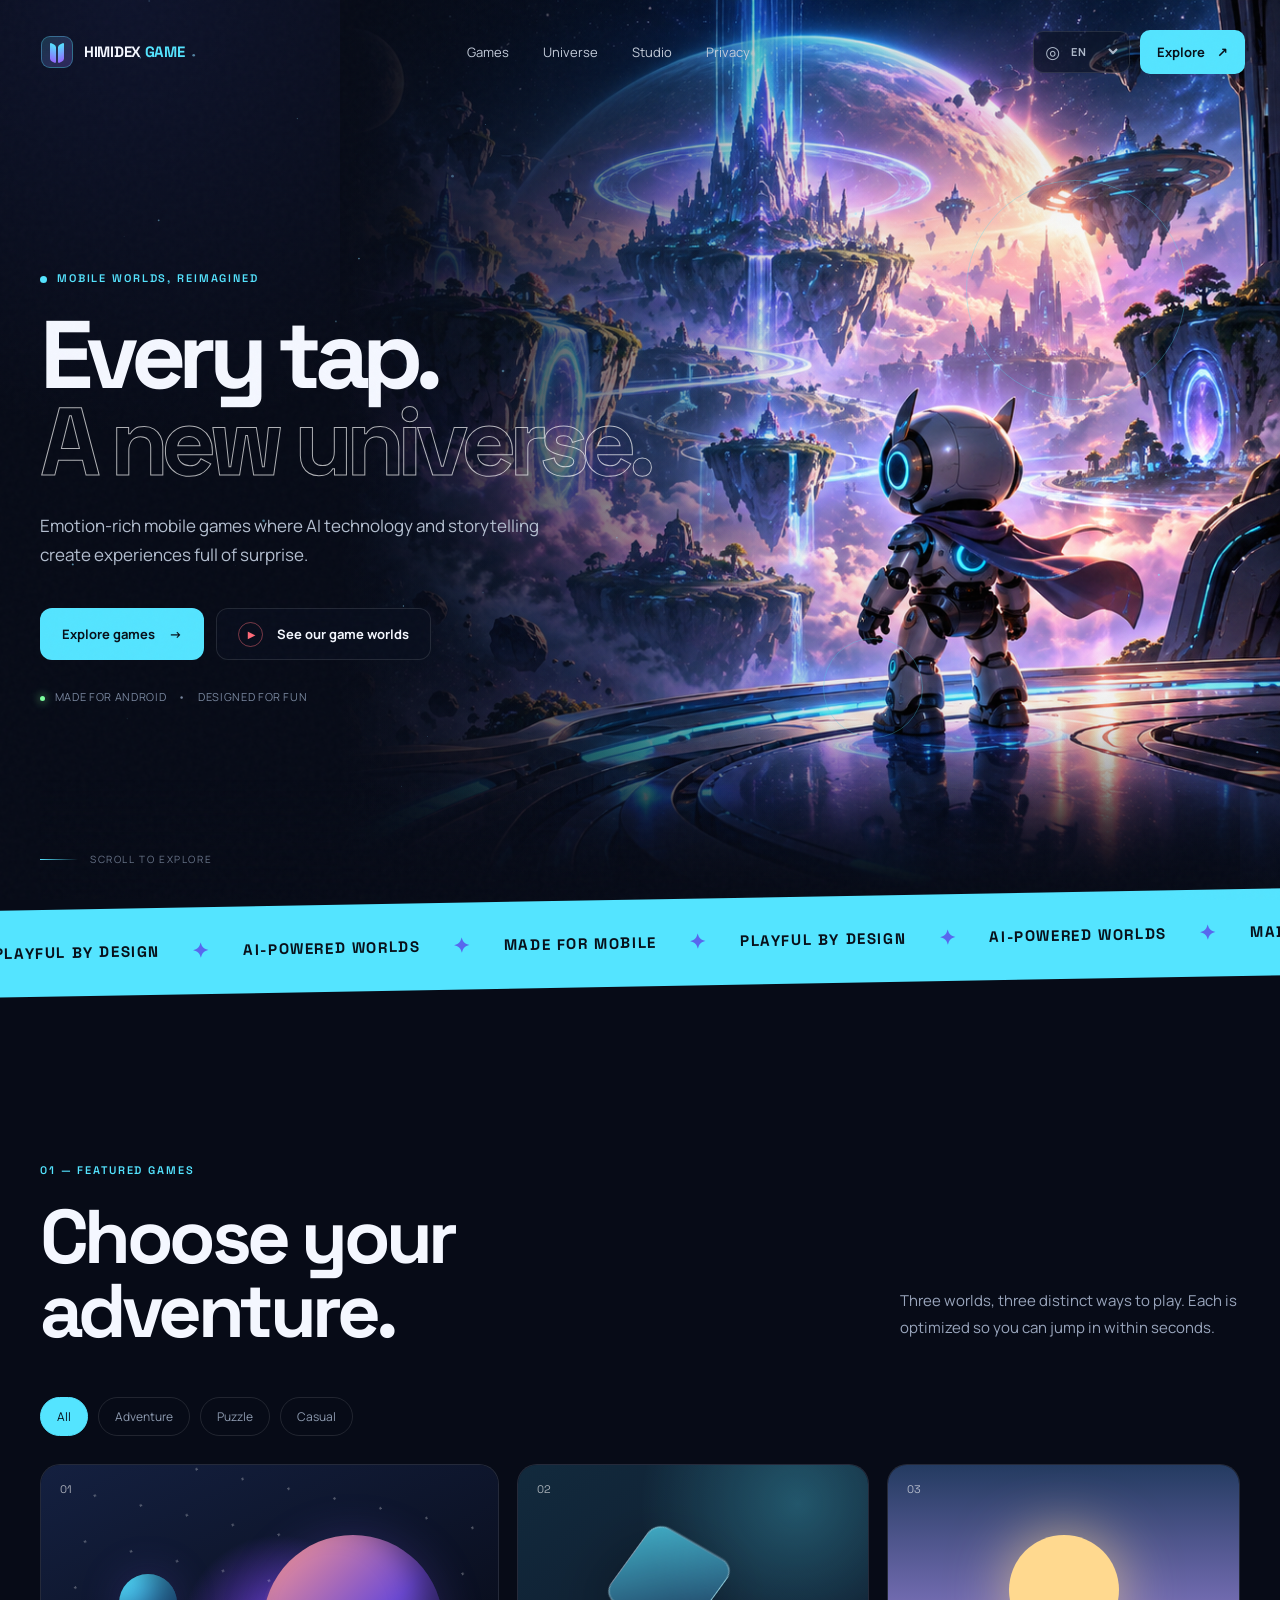
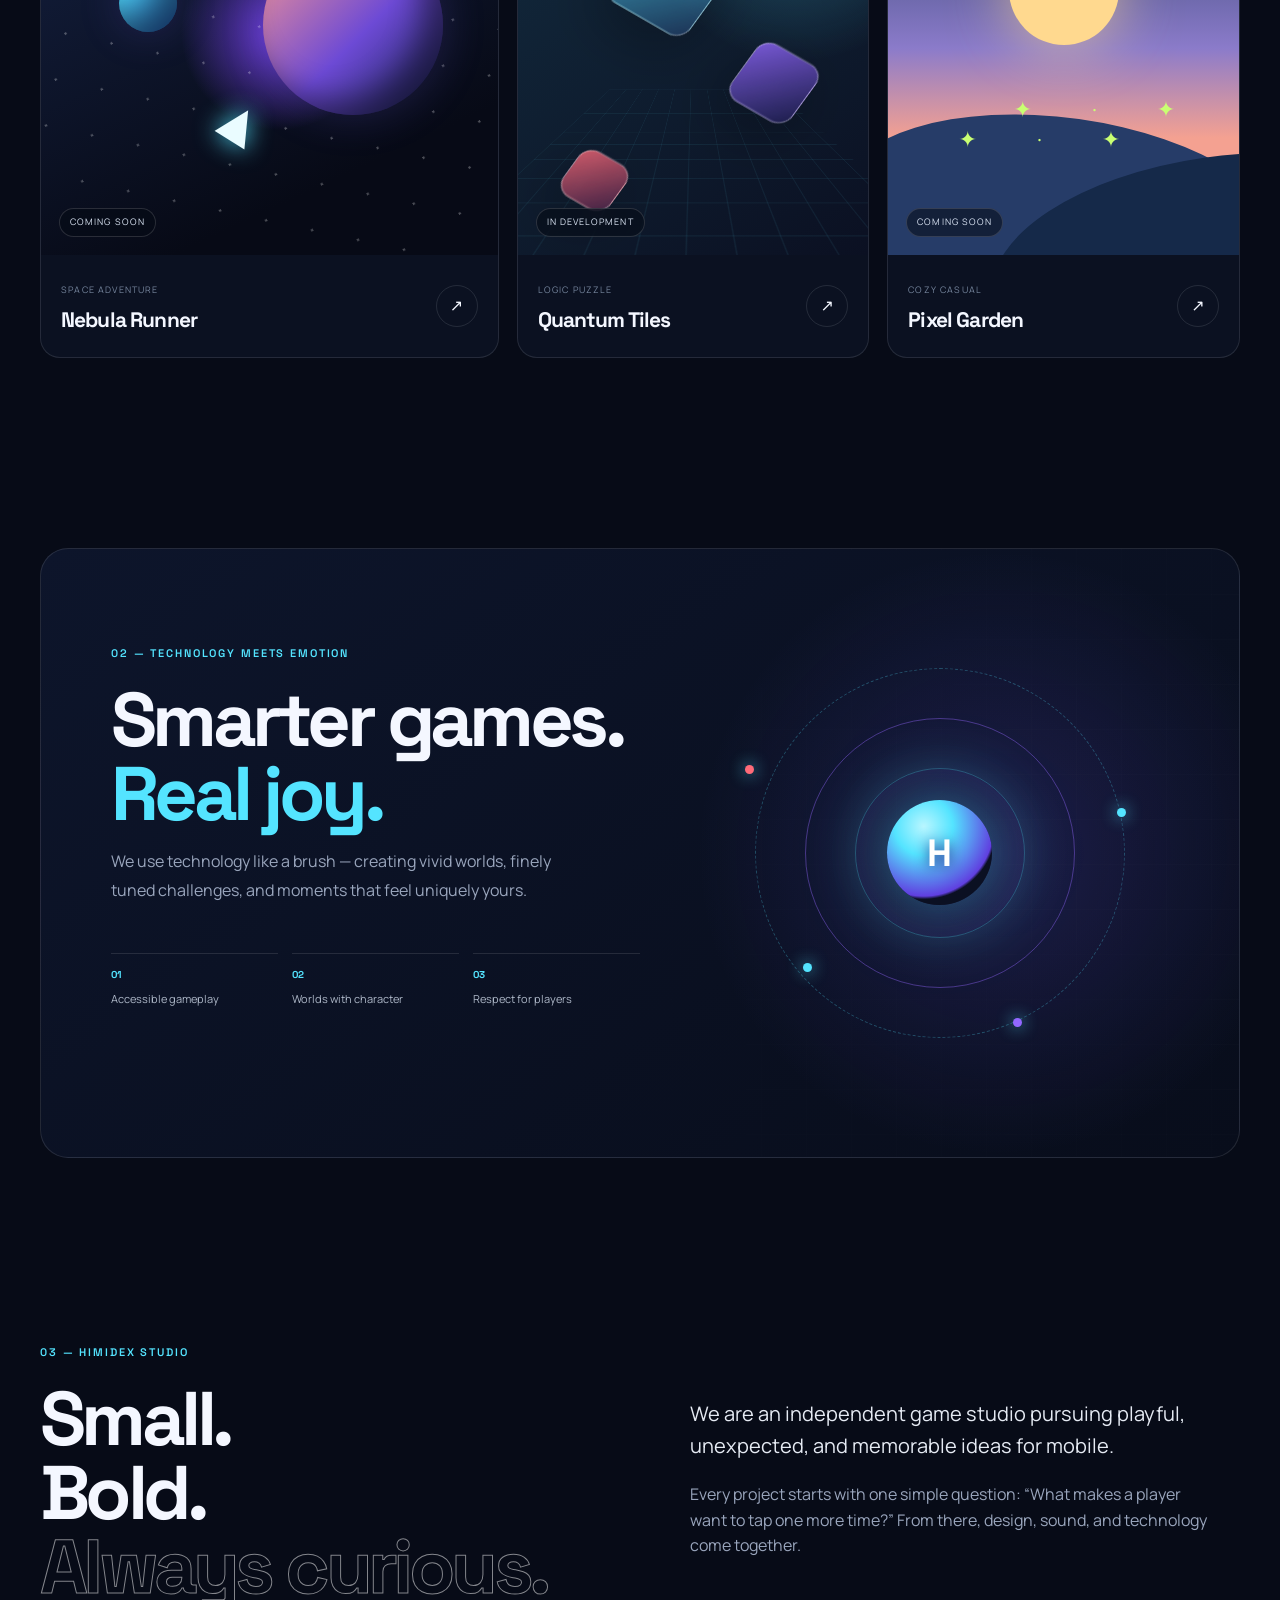
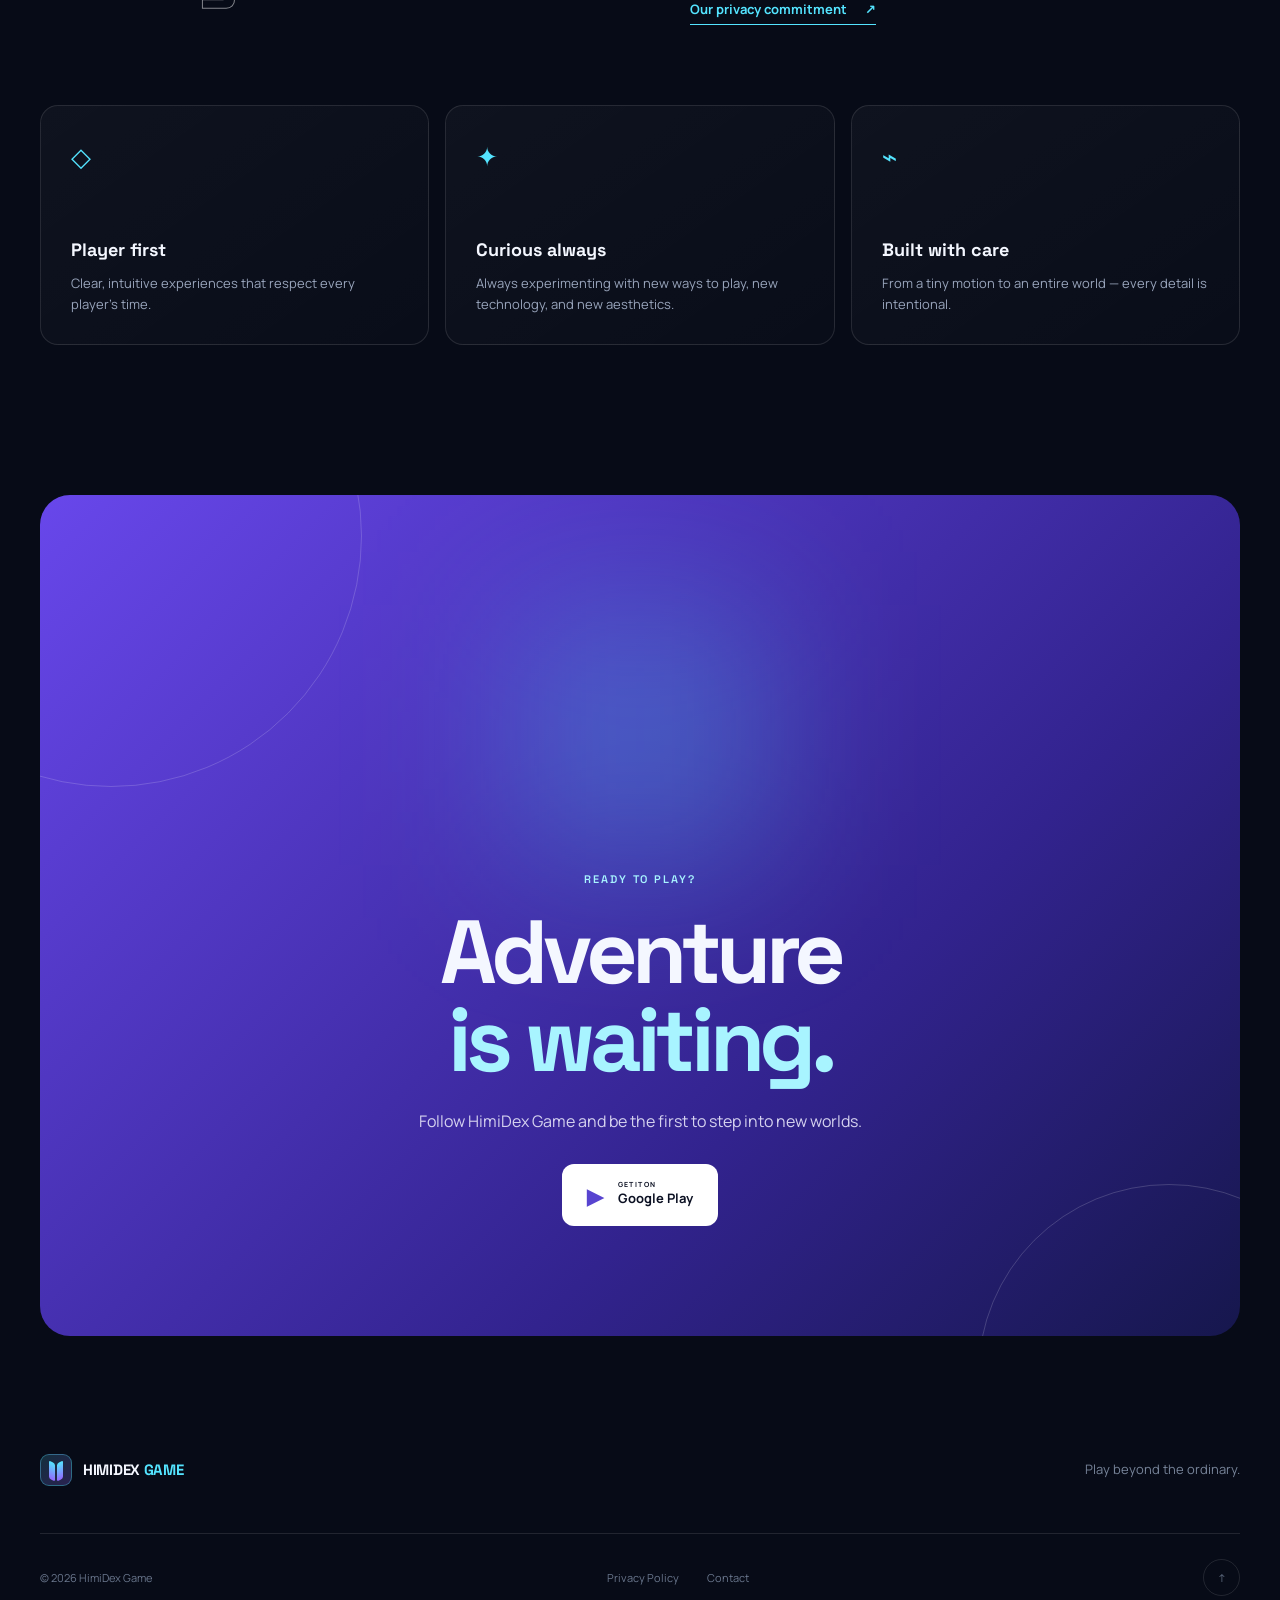
<file: index.html>
<!doctype html>
<html lang="en">
<head>
  <meta charset="utf-8">
  <meta name="viewport" content="width=device-width, initial-scale=1">
  <meta name="description" content="HimiDex Game — thế giới game di động được tạo nên từ công nghệ, trí tưởng tượng và niềm vui.">
  <meta name="theme-color" content="#070b17">
  <title>HimiDex Game — Chơi khác biệt</title>
  <link rel="icon" href="assets/favicon.svg" type="image/svg+xml">
  <link rel="preload" href="assets/hero-game.png" as="image" type="image/png">
  <link rel="stylesheet" href="assets/styles.css">
</head>
<body>
  <div class="noise" aria-hidden="true"></div>
  <canvas id="particles" aria-hidden="true"></canvas>

  <header class="site-header" id="top">
    <a class="brand" href="#top" aria-label="HimiDex Game - Trang chủ">
      <span class="brand-mark" aria-hidden="true"><i></i><i></i></span>
      <span>HIMIDEX <b>GAME</b></span>
    </a>
    <button class="menu-toggle" type="button" aria-label="Mở menu" aria-expanded="false">
      <span></span><span></span>
    </button>
    <nav class="nav" aria-label="Điều hướng chính">
      <a href="#games">Trò chơi</a>
      <a href="#world">Vũ trụ</a>
      <a href="#studio">Studio</a>
      <a href="privacy.html">Quyền riêng tư</a>
    </nav>
    <div class="header-actions">
      <label class="language-switcher">
        <span class="language-icon" aria-hidden="true">◎</span>
        <span class="sr-only">Ngôn ngữ</span>
        <select class="language-select" aria-label="Ngôn ngữ">
          <option value="en">EN</option>
          <option value="vi">VI</option>
          <option value="ja">JA</option>
        </select>
      </label>
      <a class="header-cta" href="#games">Khám phá <span>↗</span></a>
    </div>
  </header>

  <main>
    <section class="hero section-shell" aria-labelledby="hero-title">
      <div class="hero-art" aria-hidden="true">
        <div class="hero-orb orb-one"></div>
        <div class="hero-orb orb-two"></div>
      </div>
      <div class="hero-copy reveal">
        <div class="eyebrow"><span class="pulse"></span> Mobile worlds, reimagined</div>
        <h1 id="hero-title">Mỗi cú chạm.<br><span>Một vũ trụ mới.</span></h1>
        <p>Những trò chơi di động giàu cảm xúc, nơi công nghệ AI và nghệ thuật kể chuyện cùng tạo nên trải nghiệm không thể đoán trước.</p>
        <div class="hero-actions">
          <a class="btn btn-primary" href="#games">Khám phá trò chơi <span>→</span></a>
          <button class="btn btn-ghost" id="watch-demo" type="button"><span class="play">▶</span> Xem thế giới game</button>
        </div>
        <div class="hero-meta" aria-label="Thông tin nền tảng">
          <span><i class="status-dot"></i> Dành cho Android</span>
          <span>•</span>
          <span>Thiết kế để giải trí</span>
        </div>
      </div>

      <div class="scroll-hint" aria-hidden="true"><span></span> Cuộn để khám phá</div>
    </section>

    <section class="marquee" aria-label="Giá trị của HimiDex">
      <div class="marquee-track">
        <span>PLAYFUL BY DESIGN</span><b>✦</b><span>AI-POWERED WORLDS</span><b>✦</b><span>MADE FOR MOBILE</span><b>✦</b>
        <span>PLAYFUL BY DESIGN</span><b>✦</b><span>AI-POWERED WORLDS</span><b>✦</b><span>MADE FOR MOBILE</span><b>✦</b>
      </div>
    </section>

    <section class="games section-shell" id="games" aria-labelledby="games-title">
      <div class="section-heading reveal">
        <div>
          <span class="kicker">01 — Trò chơi nổi bật</span>
          <h2 id="games-title">Chọn cuộc<br>phiêu lưu của bạn.</h2>
        </div>
        <p>Ba thế giới, ba nhịp chơi khác biệt. Tất cả được tối ưu để bạn có thể bắt đầu trong vài giây.</p>
      </div>

      <div class="filters reveal" role="group" aria-label="Lọc trò chơi">
        <button class="filter active" data-filter="all" type="button">Tất cả</button>
        <button class="filter" data-filter="adventure" type="button">Phiêu lưu</button>
        <button class="filter" data-filter="puzzle" type="button">Giải đố</button>
        <button class="filter" data-filter="casual" type="button">Thư giãn</button>
      </div>

      <div class="game-grid">
        <article class="game-card game-card-main reveal" data-category="adventure" tabindex="0">
          <div class="game-visual visual-nebula">
            <span class="game-number">01</span>
            <div class="planet planet-a"></div><div class="planet planet-b"></div>
            <div class="ship">▲</div>
            <div class="coming">Sắp ra mắt</div>
          </div>
          <div class="game-info">
            <div><span>SPACE ADVENTURE</span><h3>Nebula Runner</h3></div>
            <button class="round-arrow" type="button" aria-label="Xem Nebula Runner">↗</button>
          </div>
        </article>

        <article class="game-card reveal" data-category="puzzle" tabindex="0">
          <div class="game-visual visual-puzzle">
            <span class="game-number">02</span>
            <div class="cube c1"></div><div class="cube c2"></div><div class="cube c3"></div>
            <div class="coming">Đang phát triển</div>
          </div>
          <div class="game-info">
            <div><span>LOGIC PUZZLE</span><h3>Quantum Tiles</h3></div>
            <button class="round-arrow" type="button" aria-label="Xem Quantum Tiles">↗</button>
          </div>
        </article>

        <article class="game-card reveal" data-category="casual" tabindex="0">
          <div class="game-visual visual-garden">
            <span class="game-number">03</span>
            <div class="sun"></div><div class="hill h1"></div><div class="hill h2"></div>
            <div class="coming">Sắp ra mắt</div>
          </div>
          <div class="game-info">
            <div><span>COZY CASUAL</span><h3>Pixel Garden</h3></div>
            <button class="round-arrow" type="button" aria-label="Xem Pixel Garden">↗</button>
          </div>
        </article>
      </div>
    </section>

    <section class="world section-shell" id="world" aria-labelledby="world-title">
      <div class="world-panel reveal">
        <div class="world-copy">
          <span class="kicker">02 — Công nghệ gặp cảm xúc</span>
          <h2 id="world-title">Game thông minh.<br><em>Niềm vui thật.</em></h2>
          <p>Chúng tôi dùng công nghệ như một cây cọ — để tạo nên thế giới sống động, thử thách vừa vặn và những khoảnh khắc chỉ thuộc về bạn.</p>
          <div class="world-points">
            <div><strong>01</strong><span>Gameplay dễ tiếp cận</span></div>
            <div><strong>02</strong><span>Thế giới giàu cá tính</span></div>
            <div><strong>03</strong><span>Tôn trọng người chơi</span></div>
          </div>
        </div>
        <div class="ai-core" aria-hidden="true">
          <div class="core-ring ring-a"></div><div class="core-ring ring-b"></div><div class="core-ring ring-c"></div>
          <div class="core-center"><span>H</span></div>
          <span class="node n1"></span><span class="node n2"></span><span class="node n3"></span><span class="node n4"></span>
        </div>
      </div>
    </section>

    <section class="studio section-shell" id="studio" aria-labelledby="studio-title">
      <div class="studio-grid">
        <div class="studio-heading reveal">
          <span class="kicker">03 — HimiDex Studio</span>
          <h2 id="studio-title">Nhỏ gọn.<br>Táo bạo.<br><span>Luôn tò mò.</span></h2>
        </div>
        <div class="studio-copy reveal">
          <p class="lead">Chúng tôi là một studio game độc lập, theo đuổi những ý tưởng vui, lạ và đáng nhớ trên thiết bị di động.</p>
          <p>Mỗi sản phẩm bắt đầu từ một câu hỏi đơn giản: “Điều gì khiến người chơi muốn chạm thêm một lần nữa?” Từ đó, thiết kế, âm thanh và công nghệ cùng hội tụ.</p>
          <a class="text-link" href="privacy.html">Cam kết quyền riêng tư <span>↗</span></a>
        </div>
      </div>
      <div class="values-grid">
        <div class="value-card reveal"><span class="value-icon">◇</span><h3>Player first</h3><p>Trải nghiệm rõ ràng, dễ hiểu và tôn trọng thời gian của người chơi.</p></div>
        <div class="value-card reveal"><span class="value-icon">✦</span><h3>Curious always</h3><p>Không ngừng thử nghiệm cách chơi, công nghệ và thẩm mỹ mới.</p></div>
        <div class="value-card reveal"><span class="value-icon">⌁</span><h3>Built with care</h3><p>Từ một chuyển động nhỏ đến cả thế giới — mọi chi tiết đều có chủ đích.</p></div>
      </div>
    </section>

    <section class="cta-section section-shell reveal">
      <div class="cta-glow"></div>
      <span class="kicker">Sẵn sàng chơi?</span>
      <h2>Cuộc phiêu lưu<br><span>đang chờ bạn.</span></h2>
      <p>Theo dõi HimiDex Game để là người đầu tiên bước vào những thế giới mới.</p>
      <a class="btn btn-light" href="https://play.google.com/store/apps" target="_blank" rel="noopener noreferrer">
        <span class="play-store-mark">▶</span><span><small>TẢI TRÊN</small>Google Play</span>
      </a>
    </section>
  </main>

  <footer class="site-footer section-shell">
    <div class="footer-top">
      <a class="brand" href="#top"><span class="brand-mark" aria-hidden="true"><i></i><i></i></span><span>HIMIDEX <b>GAME</b></span></a>
      <p>Play beyond the ordinary.</p>
    </div>
    <div class="footer-bottom">
      <span>© <span id="year"></span> HimiDex Game</span>
      <div><a href="privacy.html">Privacy Policy</a><a href="mailto:hien0888307362@gmail.com">Liên hệ</a></div>
      <button class="to-top" type="button" aria-label="Lên đầu trang">↑</button>
    </div>
  </footer>

  <div class="modal" id="demo-modal" role="dialog" aria-modal="true" aria-labelledby="modal-title" hidden>
    <div class="modal-backdrop" data-close></div>
    <div class="modal-card">
      <button class="modal-close" type="button" data-close aria-label="Đóng">×</button>
      <div class="modal-visual"><span>H</span><i></i><i></i><i></i></div>
      <span class="kicker">HimiDex Universe</span>
      <h2 id="modal-title">Thế giới đang được kiến tạo.</h2>
      <p>Những chuyến phiêu lưu đầu tiên sẽ sớm xuất hiện trên Google Play. Hẹn gặp bạn ở cánh cổng tiếp theo.</p>
      <button class="btn btn-primary" type="button" data-close>Đã hiểu</button>
    </div>
  </div>
  <script src="assets/i18n.js" defer></script>
  <script src="assets/app.js" defer></script>
</body>
</html>
</file>
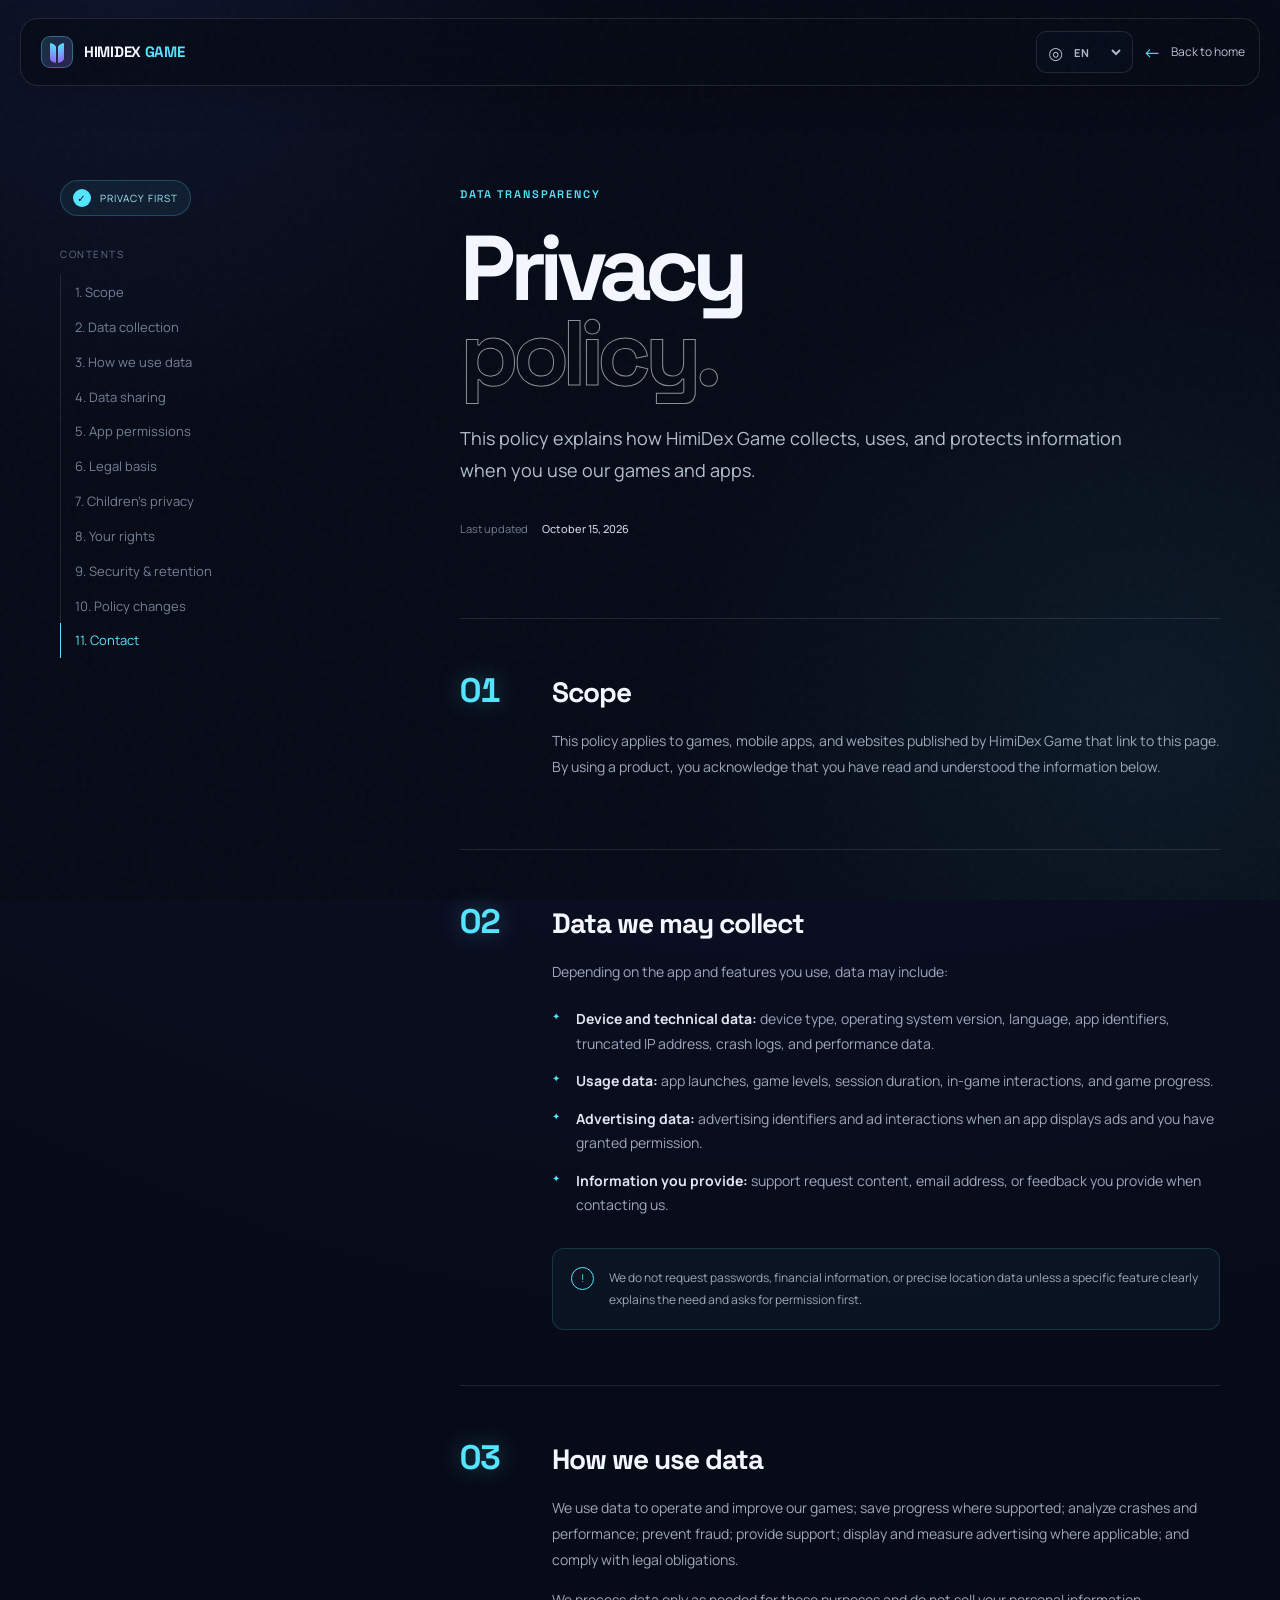
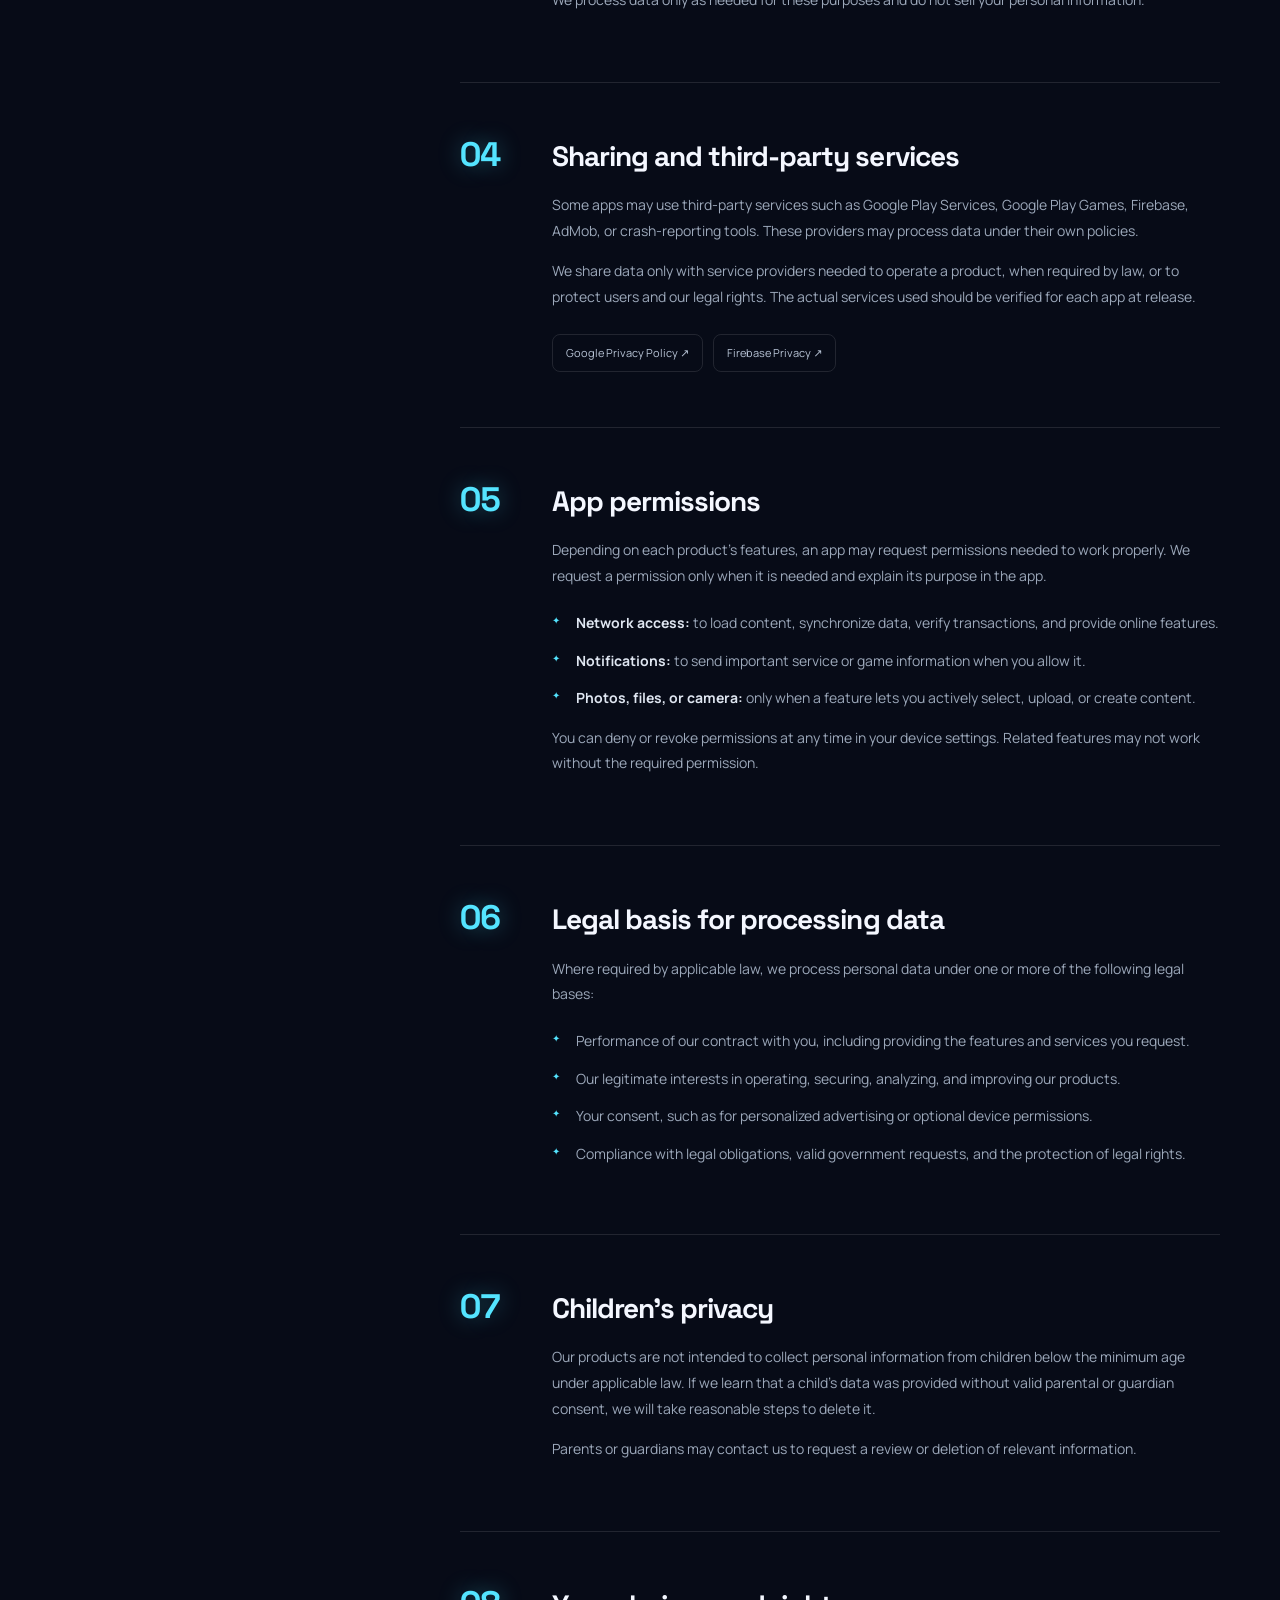
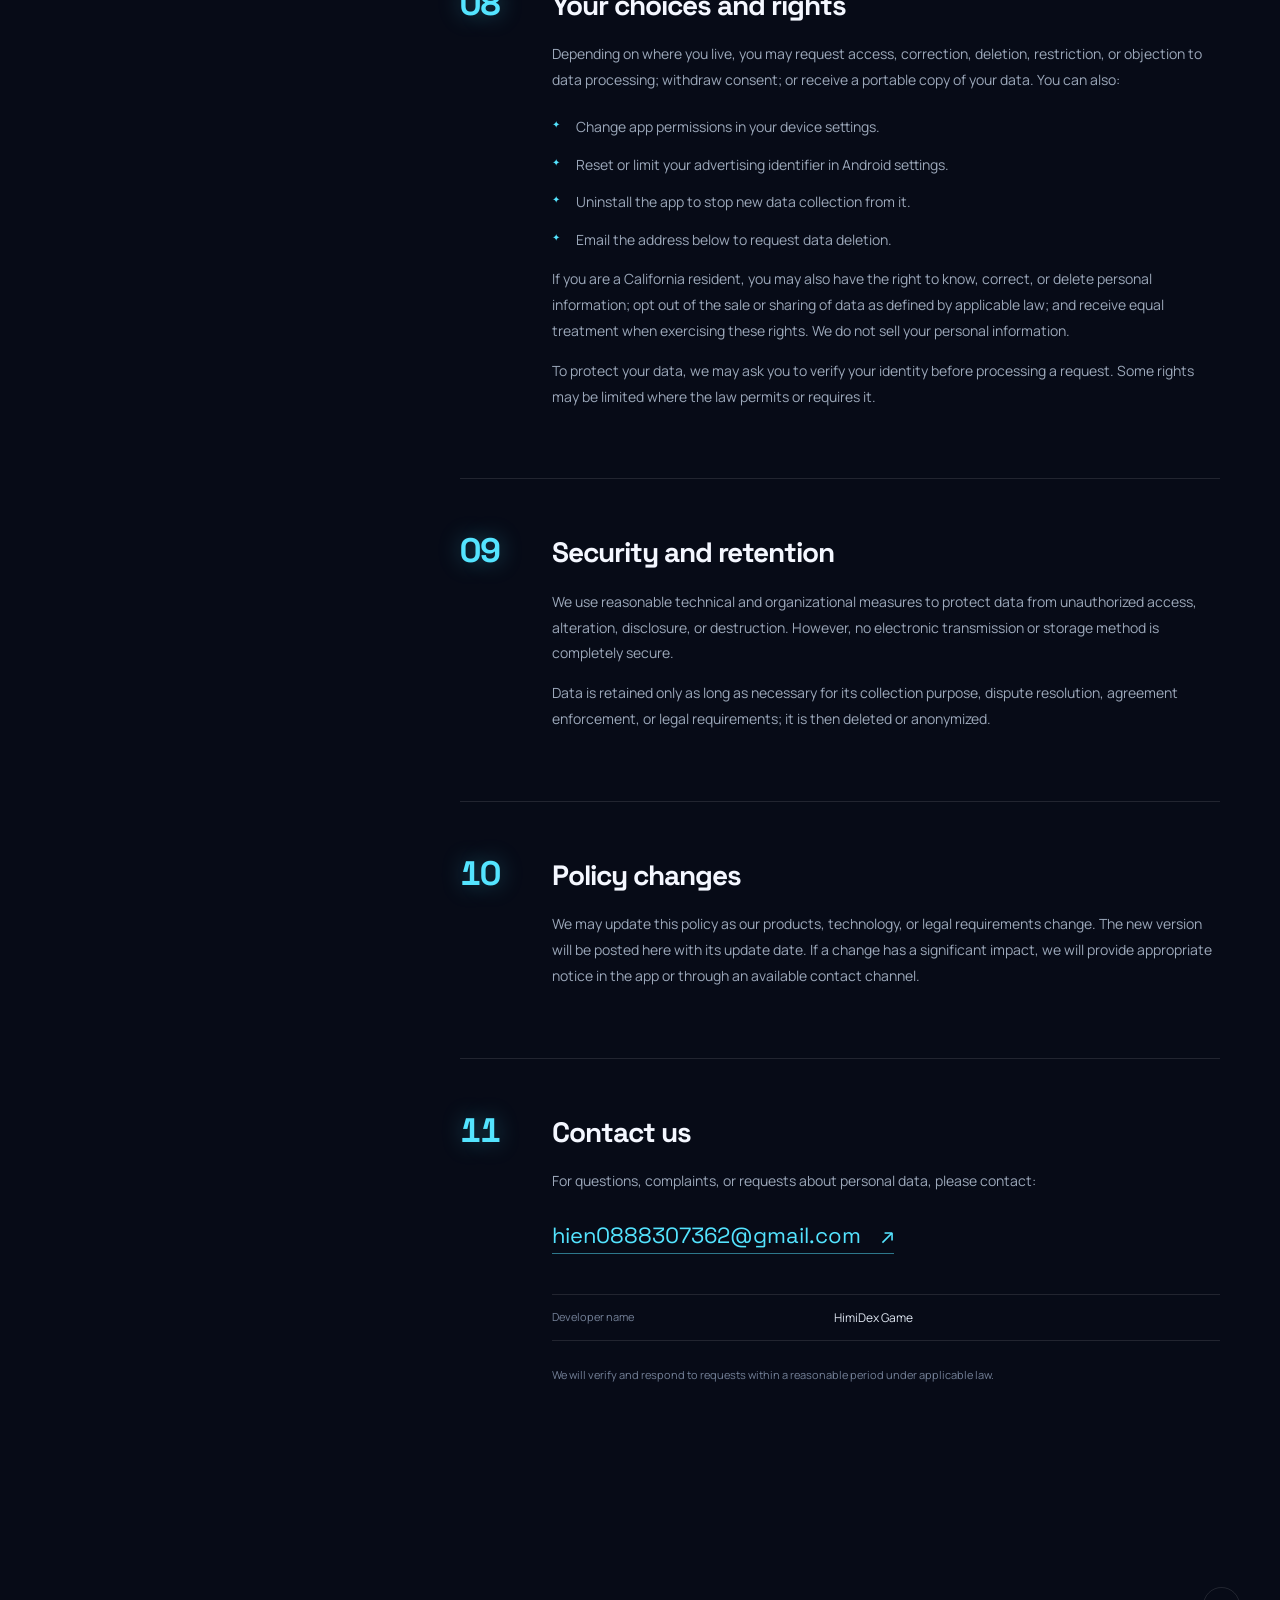
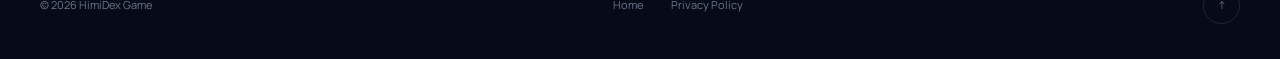
<file: privacy.html>
<!doctype html>
<html lang="en">
<head>
  <meta charset="utf-8">
  <meta name="viewport" content="width=device-width, initial-scale=1">
  <meta name="description" content="Chính sách quyền riêng tư của HimiDex Game dành cho các ứng dụng và trò chơi được phát hành trên Google Play.">
  <meta name="theme-color" content="#070b17">
  <title>Chính sách quyền riêng tư — HimiDex Game</title>
  <link rel="icon" href="assets/favicon.svg" type="image/svg+xml">
  <link rel="stylesheet" href="assets/styles.css">
</head>
<body class="privacy-page">
  <div class="noise" aria-hidden="true"></div>
  <header class="site-header compact">
    <a class="brand" href="index.html" aria-label="HimiDex Game - Trang chủ">
      <span class="brand-mark" aria-hidden="true"><i></i><i></i></span>
      <span>HIMIDEX <b>GAME</b></span>
    </a>
    <div class="header-actions">
      <label class="language-switcher">
        <span class="language-icon" aria-hidden="true">◎</span>
        <span class="sr-only">Ngôn ngữ</span>
        <select class="language-select" aria-label="Ngôn ngữ">
          <option value="en">EN</option>
          <option value="vi">VI</option>
          <option value="ja">JA</option>
        </select>
      </label>
      <a class="back-link" href="index.html"><span>←</span> Về trang chủ</a>
    </div>
  </header>

  <main class="policy-shell">
    <aside class="policy-aside">
      <div class="policy-badge"><span>✓</span> Privacy first</div>
      <nav aria-label="Mục lục chính sách">
        <span>Nội dung</span>
        <a href="#scope" class="active">1. Phạm vi</a>
        <a href="#data">2. Dữ liệu thu thập</a>
        <a href="#purpose">3. Mục đích sử dụng</a>
        <a href="#sharing">4. Chia sẻ dữ liệu</a>
        <a href="#permissions">5. Quyền ứng dụng</a>
        <a href="#legal-basis">6. Cơ sở pháp lý</a>
        <a href="#children">7. Quyền riêng tư trẻ em</a>
        <a href="#rights">8. Quyền của bạn</a>
        <a href="#security">9. Bảo mật & lưu trữ</a>
        <a href="#changes">10. Thay đổi chính sách</a>
        <a href="#contact">11. Liên hệ</a>
      </nav>
    </aside>

    <article class="policy-content">
      <header class="policy-hero reveal">
        <span class="kicker">Minh bạch dữ liệu</span>
        <h1>Chính sách<br><span>quyền riêng tư.</span></h1>
        <p class="policy-intro">Chính sách này giải thích cách HimiDex Game thu thập, sử dụng và bảo vệ thông tin khi bạn sử dụng trò chơi và ứng dụng của chúng tôi.</p>
        <div class="policy-meta"><span>Cập nhật lần cuối</span><strong>15 tháng 10, 2026</strong></div>
      </header>

      <section class="policy-section reveal" id="scope">
        <span class="section-num">01</span>
        <div><h2>Phạm vi áp dụng</h2><p>Chính sách này áp dụng cho các trò chơi, ứng dụng di động và website do HimiDex Game phát hành, có liên kết đến trang này. Khi sử dụng sản phẩm, bạn xác nhận đã đọc và hiểu các nội dung bên dưới.</p></div>
      </section>

      <section class="policy-section reveal" id="data">
        <span class="section-num">02</span>
        <div>
          <h2>Dữ liệu chúng tôi có thể thu thập</h2>
          <p>Tùy từng ứng dụng và tính năng bạn sử dụng, dữ liệu có thể bao gồm:</p>
          <ul>
            <li><strong>Dữ liệu thiết bị và kỹ thuật:</strong> loại thiết bị, phiên bản hệ điều hành, ngôn ngữ, mã nhận dạng ứng dụng, địa chỉ IP rút gọn, nhật ký lỗi và dữ liệu hiệu năng.</li>
            <li><strong>Dữ liệu sử dụng:</strong> lượt mở ứng dụng, màn chơi, thời lượng phiên, tương tác trong game và tiến trình chơi.</li>
            <li><strong>Dữ liệu quảng cáo:</strong> mã nhận dạng quảng cáo và tương tác với quảng cáo, nếu ứng dụng có hiển thị quảng cáo và bạn cho phép.</li>
            <li><strong>Thông tin bạn chủ động cung cấp:</strong> nội dung yêu cầu hỗ trợ, địa chỉ email hoặc phản hồi khi bạn liên hệ với chúng tôi.</li>
          </ul>
          <div class="policy-note"><span>!</span><p>Chúng tôi không yêu cầu mật khẩu, thông tin tài chính hoặc dữ liệu vị trí chính xác trừ khi một tính năng cụ thể thông báo rõ và xin quyền trước.</p></div>
        </div>
      </section>

      <section class="policy-section reveal" id="purpose">
        <span class="section-num">03</span>
        <div><h2>Mục đích sử dụng dữ liệu</h2><p>Dữ liệu được sử dụng để vận hành và cải thiện trò chơi; lưu tiến trình khi có tính năng tương ứng; phân tích lỗi và hiệu năng; phòng chống gian lận; cung cấp hỗ trợ; hiển thị và đo lường quảng cáo khi áp dụng; đồng thời đáp ứng nghĩa vụ pháp lý.</p><p>Chúng tôi chỉ xử lý dữ liệu trong phạm vi cần thiết cho các mục đích đã nêu và không bán thông tin cá nhân của bạn.</p></div>
      </section>

      <section class="policy-section reveal" id="sharing">
        <span class="section-num">04</span>
        <div><h2>Chia sẻ và dịch vụ bên thứ ba</h2><p>Một số ứng dụng có thể dùng dịch vụ của bên thứ ba như Google Play Services, Google Play Games, Firebase, AdMob hoặc công cụ báo lỗi. Các nhà cung cấp này có thể xử lý dữ liệu theo chính sách riêng của họ.</p><p>Chúng tôi chỉ chia sẻ dữ liệu với nhà cung cấp dịch vụ cần thiết để vận hành sản phẩm, theo yêu cầu pháp luật, hoặc để bảo vệ người dùng và quyền hợp pháp của chúng tôi. Danh sách dịch vụ thực tế cần được đối chiếu với từng ứng dụng khi phát hành.</p>
          <div class="external-links"><a href="https://policies.google.com/privacy" target="_blank" rel="noopener noreferrer">Chính sách Google <span>↗</span></a><a href="https://firebase.google.com/support/privacy" target="_blank" rel="noopener noreferrer">Quyền riêng tư Firebase <span>↗</span></a></div>
        </div>
      </section>

      <section class="policy-section reveal" id="permissions">
        <span class="section-num">05</span>
        <div>
          <h2>Quyền ứng dụng</h2>
          <p>Tùy theo tính năng của từng sản phẩm, ứng dụng có thể yêu cầu một số quyền cần thiết để hoạt động đúng. Chúng tôi chỉ yêu cầu quyền vào thời điểm cần sử dụng và giải thích mục đích phù hợp trong ứng dụng.</p>
          <ul>
            <li><strong>Kết nối mạng:</strong> tải nội dung, đồng bộ dữ liệu, xác thực giao dịch và cung cấp các tính năng trực tuyến.</li>
            <li><strong>Thông báo:</strong> gửi thông tin quan trọng về dịch vụ hoặc trò chơi khi bạn cho phép.</li>
            <li><strong>Ảnh, tệp hoặc camera:</strong> chỉ áp dụng khi một tính năng cho phép bạn chủ động chọn, tải lên hoặc tạo nội dung.</li>
          </ul>
          <p>Bạn có thể từ chối hoặc thu hồi quyền bất kỳ lúc nào trong phần Cài đặt của thiết bị. Một số tính năng tương ứng có thể không hoạt động nếu không được cấp quyền.</p>
        </div>
      </section>

      <section class="policy-section reveal" id="legal-basis">
        <span class="section-num">06</span>
        <div>
          <h2>Cơ sở pháp lý để xử lý dữ liệu</h2>
          <p>Khi luật áp dụng yêu cầu, chúng tôi xử lý dữ liệu cá nhân dựa trên một hoặc nhiều cơ sở sau:</p>
          <ul>
            <li>Thực hiện hợp đồng với bạn, bao gồm việc cung cấp các tính năng và dịch vụ bạn yêu cầu.</li>
            <li>Lợi ích hợp pháp của chúng tôi trong việc vận hành, bảo mật, phân tích và cải thiện sản phẩm.</li>
            <li>Sự đồng ý của bạn, chẳng hạn đối với quảng cáo được cá nhân hóa hoặc quyền thiết bị tùy chọn.</li>
            <li>Tuân thủ nghĩa vụ pháp lý, yêu cầu hợp lệ của cơ quan có thẩm quyền và bảo vệ quyền hợp pháp.</li>
          </ul>
        </div>
      </section>

      <section class="policy-section reveal" id="children">
        <span class="section-num">07</span>
        <div><h2>Quyền riêng tư của trẻ em</h2><p>Sản phẩm của chúng tôi không chủ đích thu thập thông tin cá nhân từ trẻ em dưới độ tuổi tối thiểu theo luật áp dụng. Nếu phát hiện dữ liệu của trẻ em được cung cấp mà không có sự đồng ý hợp lệ của cha mẹ hoặc người giám hộ, chúng tôi sẽ thực hiện các bước hợp lý để xóa dữ liệu.</p><p>Cha mẹ hoặc người giám hộ có thể liên hệ với chúng tôi để yêu cầu xem xét hoặc xóa thông tin liên quan.</p></div>
      </section>

      <section class="policy-section reveal" id="rights">
        <span class="section-num">08</span>
        <div><h2>Lựa chọn và quyền của bạn</h2><p>Tùy nơi cư trú, bạn có thể yêu cầu truy cập, chỉnh sửa, xóa, hạn chế hoặc phản đối việc xử lý dữ liệu; rút lại sự đồng ý; hoặc nhận bản sao dữ liệu ở định dạng có thể chuyển giao. Bạn cũng có thể:</p><ul><li>Thay đổi quyền ứng dụng trong phần Cài đặt của thiết bị.</li><li>Đặt lại hoặc giới hạn mã nhận dạng quảng cáo trong cài đặt Android.</li><li>Gỡ cài đặt ứng dụng để dừng việc thu thập dữ liệu mới từ ứng dụng.</li><li>Gửi yêu cầu xóa dữ liệu qua email liên hệ bên dưới.</li></ul><p>Nếu bạn cư trú tại California, bạn có thể có thêm quyền được biết, chỉnh sửa hoặc xóa thông tin cá nhân; từ chối việc bán hoặc chia sẻ dữ liệu theo định nghĩa của luật áp dụng; và không bị phân biệt đối xử khi thực hiện các quyền này. Chúng tôi không bán thông tin cá nhân của bạn.</p><p>Để bảo vệ dữ liệu, chúng tôi có thể yêu cầu bạn xác minh danh tính trước khi xử lý yêu cầu. Một số quyền có thể bị giới hạn khi pháp luật cho phép hoặc yêu cầu.</p></div>
      </section>

      <section class="policy-section reveal" id="security">
        <span class="section-num">09</span>
        <div><h2>Bảo mật và thời gian lưu trữ</h2><p>Chúng tôi áp dụng các biện pháp kỹ thuật và tổ chức hợp lý để bảo vệ dữ liệu khỏi truy cập, thay đổi, tiết lộ hoặc phá hủy trái phép. Tuy nhiên, không có phương thức truyền hoặc lưu trữ điện tử nào an toàn tuyệt đối.</p><p>Dữ liệu chỉ được lưu trong thời gian cần thiết cho mục đích thu thập, để giải quyết tranh chấp, thực thi thỏa thuận hoặc đáp ứng yêu cầu pháp luật; sau đó sẽ được xóa hoặc ẩn danh.</p></div>
      </section>

      <section class="policy-section reveal" id="changes">
        <span class="section-num">10</span>
        <div><h2>Thay đổi chính sách</h2><p>Chúng tôi có thể cập nhật chính sách này khi sản phẩm, công nghệ hoặc quy định pháp luật thay đổi. Phiên bản mới sẽ được đăng tại trang này và ghi rõ ngày cập nhật. Nếu thay đổi có ảnh hưởng đáng kể, chúng tôi sẽ cung cấp thông báo phù hợp trong ứng dụng hoặc qua kênh liên hệ hiện có.</p></div>
      </section>

      <section class="policy-section contact-section reveal" id="contact">
        <span class="section-num">11</span>
        <div>
          <h2>Liên hệ với chúng tôi</h2>
          <p>Nếu bạn có câu hỏi, khiếu nại hoặc yêu cầu liên quan đến dữ liệu cá nhân, vui lòng liên hệ:</p>
          <a class="contact-mail" href="mailto:hien0888307362@gmail.com">hien0888307362@gmail.com <span>↗</span></a>
          <dl class="developer-details">
            <div><dt>Tên nhà phát triển</dt><dd>HimiDex Game</dd></div>
          </dl>
          <p class="contact-hint">Chúng tôi sẽ xác minh và phản hồi yêu cầu trong thời hạn hợp lý theo luật áp dụng.</p>
        </div>
      </section>

    </article>
  </main>

  <footer class="site-footer section-shell">
    <div class="footer-bottom"><span>© <span id="year"></span> HimiDex Game</span><div><a href="index.html">Trang chủ</a><a href="privacy.html">Privacy Policy</a></div><button class="to-top" type="button" aria-label="Lên đầu trang">↑</button></div>
  </footer>
  <script src="assets/i18n.js" defer></script>
  <script src="assets/app.js" defer></script>
</body>
</html>
</file>
<file: assets/styles.css>
@import url('https://fonts.googleapis.com/css2?family=Manrope:wght@400;500;600;700;800&family=Space+Grotesk:wght@500;600;700&display=swap');

:root {
  --bg: #070b17;
  --bg-soft: #0c1224;
  --surface: rgba(18, 26, 48, .72);
  --line: rgba(255, 255, 255, .11);
  --text: #f4f7ff;
  --muted: #99a5bc;
  --cyan: #54e4ff;
  --purple: #9367ff;
  --coral: #ff6a78;
  --lime: #c9ff72;
  --display: 'Space Grotesk', 'Arial Black', sans-serif;
  --body: 'Manrope', system-ui, -apple-system, BlinkMacSystemFont, 'Segoe UI', sans-serif;
}

* { box-sizing: border-box; }
html { scroll-behavior: smooth; }
body { margin: 0; color: var(--text); background: var(--bg); font-family: var(--body); line-height: 1.6; overflow-x: hidden; }
body::before { content: ''; position: fixed; inset: 0; z-index: -3; background: radial-gradient(circle at 10% 0%, rgba(68, 82, 190, .12), transparent 30%), radial-gradient(circle at 90% 80%, rgba(84, 228, 255, .07), transparent 35%), var(--bg); }
a { color: inherit; text-decoration: none; }
button { color: inherit; font: inherit; }
img { max-width: 100%; display: block; }
::selection { color: #07101a; background: var(--cyan); }
.sr-only { position:absolute!important; width:1px!important; height:1px!important; padding:0!important; margin:-1px!important; overflow:hidden!important; clip:rect(0,0,0,0)!important; white-space:nowrap!important; border:0!important; }

.noise { position: fixed; inset: 0; opacity: .035; z-index: 30; pointer-events: none; background-image: url("data:image/svg+xml,%3Csvg viewBox='0 0 180 180' xmlns='http://www.w3.org/2000/svg'%3E%3Cfilter id='n'%3E%3CfeTurbulence type='fractalNoise' baseFrequency='.9' numOctaves='3' stitchTiles='stitch'/%3E%3C/filter%3E%3Crect width='100%25' height='100%25' filter='url(%23n)' opacity='.65'/%3E%3C/svg%3E"); }
#particles { position: fixed; inset: 0; width: 100%; height: 100%; z-index: -1; pointer-events: none; }
.section-shell { width: min(1200px, calc(100% - 48px)); margin-inline: auto; }

.site-header { position: fixed; top: 18px; left: 50%; transform: translateX(-50%); z-index: 25; width: min(1240px, calc(100% - 32px)); height: 68px; padding: 0 14px 0 20px; border: 1px solid transparent; display: flex; align-items: center; justify-content: space-between; border-radius: 18px; transition: .35s ease; }
.site-header.scrolled, .site-header.compact { border-color: var(--line); background: rgba(7, 11, 23, .78); backdrop-filter: blur(18px); box-shadow: 0 10px 35px rgba(0,0,0,.22); }
.brand { display: flex; align-items: center; gap: 11px; font-family: var(--display); font-size: 15px; font-weight: 700; letter-spacing: -.02em; white-space: nowrap; }
.brand b { color: var(--cyan); font-weight: 700; }
.brand-mark { position: relative; width: 32px; height: 32px; display: inline-block; border-radius: 9px; background: linear-gradient(135deg, rgba(84,228,255,.17), rgba(147,103,255,.25)); border: 1px solid rgba(84,228,255,.35); overflow: hidden; }
.brand-mark i { position: absolute; top: 7px; width: 6px; height: 18px; background: linear-gradient(var(--cyan), var(--purple)); border-radius: 2px; }
.brand-mark i:first-child { left: 8px; transform: skewY(28deg); }
.brand-mark i:last-child { right: 8px; transform: skewY(-28deg); }
.nav { display: flex; align-items: center; gap: 34px; }
.nav a { font-size: 13px; color: #c4ccda; transition: color .2s; }
.nav a:hover { color: #fff; }
.header-actions { display:flex; align-items:center; gap:10px; }
.language-switcher { min-height:42px; display:inline-flex; align-items:center; gap:7px; padding:0 8px 0 11px; border:1px solid var(--line); border-radius:10px; color:#aeb9ca; background:rgba(10,16,32,.64); transition:border-color .2s, color .2s, background .2s; }
.language-switcher:hover, .language-switcher:focus-within { color:var(--cyan); border-color:rgba(84,228,255,.5); background:rgba(84,228,255,.06); }
.language-icon { color:currentColor; font-size:17px; line-height:1; }
.language-select { min-width:43px; padding:0 18px 0 0; border:0; outline:0; color:inherit; background:transparent; font:700 11px/1 var(--body); letter-spacing:.08em; cursor:pointer; color-scheme:dark; }
.header-cta { display: inline-flex; align-items: center; gap: 12px; font-size: 13px; font-weight: 700; padding: 12px 17px; color: #07101a; background: var(--cyan); border-radius: 10px; transition: transform .2s, box-shadow .2s; }
.header-cta:hover { transform: translateY(-2px); box-shadow: 0 10px 28px rgba(84, 228, 255, .26); }
.menu-toggle { display: none; background: none; border: 0; padding: 10px; }
.menu-toggle span { display: block; width: 24px; height: 1px; margin: 6px 0; background: #fff; transition: .25s; }

.hero { position: relative; min-height: 820px; height: 100svh; max-height: 960px; display: flex; align-items: center; }
.hero::after { content: ''; position: absolute; left: 0; right: 0; bottom: 0; height: 120px; background: linear-gradient(transparent, var(--bg)); pointer-events: none; }
.hero-art { position: absolute; top: 0; left: 25%; right: calc((100% - 100vw) / 2); height: 100%; z-index: -2; background: linear-gradient(90deg, var(--bg) 0%, rgba(7,11,23,.77) 12%, transparent 48%), linear-gradient(0deg, var(--bg) 0%, transparent 20%), url('hero-game.png') center right / cover no-repeat; }
.hero-art::after { content: ''; position: absolute; inset: 0; background: radial-gradient(circle at 74% 49%, transparent 20%, rgba(7,11,23,.14) 55%, rgba(7,11,23,.4)); }
.hero-orb { position: absolute; width: 220px; height: 220px; border: 1px solid rgba(84,228,255,.3); border-radius: 50%; filter: blur(.2px); animation: float 7s ease-in-out infinite; }
.orb-one { right: 10%; top: 20%; }
.orb-two { width: 100px; height: 100px; right: 38%; bottom: 18%; animation-delay: -3s; }
.hero-copy { width: min(620px, 54%); padding-top: 76px; }
.eyebrow, .kicker { font-family: var(--display); font-size: 11px; font-weight: 600; letter-spacing: .17em; text-transform: uppercase; color: var(--cyan); }
.eyebrow { display: flex; align-items: center; gap: 10px; }
.pulse { width: 7px; height: 7px; border-radius: 50%; background: var(--cyan); box-shadow: 0 0 0 0 rgba(84,228,255,.5); animation: pulse 2s infinite; }
.hero h1 { margin: 24px 0 24px; font-family: var(--display); font-size: clamp(58px, 7.5vw, 108px); line-height: .91; letter-spacing: -.075em; }
.hero h1 span { color: transparent; -webkit-text-stroke: 1px rgba(255,255,255,.68); }
.hero-copy > p { max-width: 550px; margin: 0; font-size: 17px; line-height: 1.75; color: #b4bfd0; }
.hero-actions { display: flex; gap: 12px; margin-top: 38px; }
.btn { border: 1px solid transparent; border-radius: 12px; min-height: 52px; padding: 0 21px; display: inline-flex; align-items: center; justify-content: center; gap: 14px; cursor: pointer; font-weight: 700; font-size: 13px; transition: .25s ease; }
.btn-primary { color: #07101a; background: var(--cyan); }
.btn-primary:hover { transform: translateY(-3px); box-shadow: 0 14px 35px rgba(84,228,255,.24); }
.btn-ghost { background: rgba(10,16,32,.65); border-color: var(--line); backdrop-filter: blur(10px); }
.btn-ghost:hover { background: rgba(255,255,255,.08); border-color: rgba(255,255,255,.25); }
.play { color: var(--coral); font-size: 10px; width: 25px; height: 25px; display: grid; place-items: center; border: 1px solid rgba(255,106,120,.45); border-radius: 50%; padding-left: 2px; }
.hero-meta { display: flex; align-items: center; gap: 12px; margin-top: 28px; color: #78869e; font-size: 11px; letter-spacing: .06em; text-transform: uppercase; }
.status-dot { display: inline-block; width: 5px; height: 5px; margin-right: 7px; border-radius: 50%; background: #7dff9d; box-shadow: 0 0 10px #7dff9d; }
.scroll-hint { position: absolute; z-index: 2; bottom: 33px; left: 0; display: flex; align-items: center; gap: 12px; color: #69758a; font-size: 10px; letter-spacing: .16em; text-transform: uppercase; }
.scroll-hint span { width: 38px; height: 1px; background: linear-gradient(90deg, var(--cyan), transparent); animation: expand 2s ease-in-out infinite; transform-origin: left; }

.marquee { overflow: hidden; padding: 27px 0; background: var(--cyan); color: #08101a; transform: rotate(-1deg) scale(1.01); }
.marquee-track { display: flex; width: max-content; align-items: center; gap: 32px; animation: marquee 24s linear infinite; font-family: var(--display); font-size: 15px; font-weight: 800; letter-spacing: .1em; }
.marquee-track b { font-size: 20px; color: #5868ee; }

.games { padding-top: 170px; padding-bottom: 150px; }
.section-heading { display: grid; grid-template-columns: 1fr 340px; gap: 100px; align-items: end; }
.section-heading h2, .world h2, .studio h2, .cta-section h2 { margin: 18px 0 0; font-family: var(--display); font-size: clamp(46px, 6vw, 76px); line-height: .98; letter-spacing: -.06em; }
.section-heading > p { margin: 0 0 8px; color: var(--muted); font-size: 15px; line-height: 1.8; }
.filters { display: flex; gap: 10px; margin: 48px 0 28px; }
.filter { padding: 9px 16px; border: 1px solid var(--line); border-radius: 99px; color: #8e9bb0; background: transparent; cursor: pointer; font-size: 12px; transition: .2s; }
.filter:hover, .filter.active { color: #07101a; background: var(--cyan); border-color: var(--cyan); }
.game-grid { display: grid; grid-template-columns: 1.3fr 1fr 1fr; gap: 18px; }
.game-card { min-width: 0; border: 1px solid var(--line); border-radius: 20px; overflow: hidden; background: rgba(14,20,39,.7); transition: opacity .35s, transform .35s, border-color .3s; transform-style: preserve-3d; }
.game-card:hover { border-color: rgba(84,228,255,.45); }
.game-card.filtered-out { display: none; }
.game-visual { position: relative; height: 390px; overflow: hidden; }
.game-number { position: absolute; left: 19px; top: 16px; z-index: 4; color: rgba(255,255,255,.62); font-family: var(--display); font-size: 11px; }
.coming { position: absolute; left: 18px; bottom: 18px; z-index: 5; padding: 6px 10px; color: #dce6f5; background: rgba(7,11,23,.56); border: 1px solid rgba(255,255,255,.14); border-radius: 30px; backdrop-filter: blur(8px); font-size: 9px; text-transform: uppercase; letter-spacing: .12em; }
.visual-nebula { background: radial-gradient(circle at 55% 35%, rgba(255,106,120,.75), transparent 8%), radial-gradient(circle at 52% 43%, rgba(128,69,255,.8), transparent 30%), linear-gradient(155deg, #142040, #070a16 75%); }
.visual-nebula::before { content: ''; position: absolute; inset: 0; background-image: radial-gradient(circle, #fff 0 1px, transparent 1.4px); background-size: 47px 47px; opacity: .28; transform: rotate(12deg); }
.planet { position: absolute; border-radius: 50%; box-shadow: inset -20px -15px 30px rgba(0,0,0,.45), 0 0 45px rgba(124,101,255,.2); }
.planet-a { width: 180px; height: 180px; right: 12%; top: 18%; background: linear-gradient(135deg, #ff9a8e, #6d4ad5 55%, #182454); }
.planet-b { width: 58px; height: 58px; left: 17%; top: 28%; background: linear-gradient(135deg, #54e4ff, #225ab3); }
.ship { position: absolute; left: 40%; bottom: 25%; color: #eafcff; font-size: 46px; transform: rotate(32deg); text-shadow: 0 0 25px var(--cyan); animation: ship 3.5s ease-in-out infinite; }
.visual-puzzle { background: radial-gradient(circle at 80% 10%, rgba(84,228,255,.28), transparent 35%), linear-gradient(145deg, #122a3d, #0b1022); perspective: 500px; }
.visual-puzzle::after { content:''; position:absolute; inset:0; background: linear-gradient(rgba(84,228,255,.07) 1px, transparent 1px), linear-gradient(90deg, rgba(84,228,255,.07) 1px, transparent 1px); background-size: 34px 34px; transform: perspective(400px) rotateX(55deg) scale(1.5); transform-origin: bottom; }
.cube { position: absolute; z-index: 2; width: 92px; height: 92px; transform: rotate(30deg) skew(-6deg); border: 1px solid rgba(255,255,255,.4); border-radius: 16px; backdrop-filter: blur(3px); box-shadow: 0 20px 60px rgba(0,0,0,.3); }
.c1 { left: 30%; top: 18%; background: linear-gradient(135deg, rgba(84,228,255,.7), rgba(38,69,120,.5)); animation: float 5s ease-in-out infinite; }
.c2 { right: 17%; top: 47%; width: 70px; height: 70px; background: linear-gradient(135deg, rgba(147,103,255,.8), rgba(38,31,102,.5)); animation: float 6s ease-in-out -2s infinite; }
.c3 { left: 14%; bottom: 12%; width: 55px; height: 55px; background: linear-gradient(135deg, rgba(255,106,120,.8), rgba(109,38,89,.5)); animation: float 4s ease-in-out -1s infinite; }
.visual-garden { background: linear-gradient(#243b61 0%, #8b7bca 47%, #f4a191 70%); }
.sun { position:absolute; width:110px; height:110px; left:50%; top:18%; border-radius:50%; transform:translateX(-50%); background:#ffd98f; box-shadow:0 0 60px rgba(255,217,143,.7); }
.hill { position: absolute; width: 130%; height: 55%; left: -15%; bottom: -20%; border-radius: 50% 50% 0 0; }
.h1 { background: #263c68; transform: rotate(8deg); }
.h2 { background: #152949; transform: translate(34%, 18%) rotate(-8deg); }
.visual-garden::after { content: '✦  ·  ✦'; position: absolute; z-index:3; bottom: 25%; left: 20%; color: var(--lime); font-size: 22px; letter-spacing: 28px; text-shadow: 55px -30px 0 #c9ff72; }
.game-info { padding: 20px; display: flex; align-items: center; justify-content: space-between; }
.game-info span { color: #77869d; font-size: 9px; letter-spacing: .13em; }
.game-info h3 { margin: 3px 0 0; font-family: var(--display); font-size: 21px; letter-spacing: -.04em; }
.round-arrow { width: 42px; height: 42px; border: 1px solid var(--line); border-radius: 50%; background: transparent; cursor: pointer; transition: .25s; }
.game-card:hover .round-arrow { color: #07101a; background: var(--cyan); border-color: var(--cyan); transform: rotate(45deg); }

.world { padding: 40px 0 150px; }
.world-panel { position: relative; min-height: 610px; display: grid; grid-template-columns: 1fr 1fr; overflow: hidden; border: 1px solid var(--line); border-radius: 28px; background: radial-gradient(circle at 80% 50%, rgba(91,74,210,.23), transparent 30%), linear-gradient(145deg, #0d152b, #080d1b); }
.world-panel::before { content: ''; position: absolute; inset: 0; opacity: .2; background-image: linear-gradient(rgba(255,255,255,.06) 1px, transparent 1px), linear-gradient(90deg, rgba(255,255,255,.06) 1px, transparent 1px); background-size: 45px 45px; mask-image: linear-gradient(90deg, transparent 35%, #000); }
.world-copy { position: relative; z-index: 2; padding: 90px 0 80px 70px; }
.world h2 em { color: var(--cyan); font-style: normal; }
.world-copy > p { max-width: 480px; color: var(--muted); line-height: 1.8; }
.world-points { margin-top: 48px; display: grid; grid-template-columns: repeat(3, 1fr); gap: 14px; }
.world-points div { border-top: 1px solid var(--line); padding-top: 13px; }
.world-points strong { display: block; color: var(--cyan); font-family: var(--display); font-size: 10px; }
.world-points span { display: block; margin-top: 8px; color: #aeb8c8; font-size: 11px; line-height: 1.4; }
.ai-core { position: relative; min-height: 600px; display: grid; place-items: center; }
.core-ring { position: absolute; border: 1px solid rgba(84,228,255,.28); border-radius: 50%; animation: spin 16s linear infinite; }
.ring-a { width: 370px; height: 370px; border-style: dashed; }
.ring-b { width: 270px; height: 270px; border-color: rgba(147,103,255,.42); animation-direction: reverse; animation-duration: 11s; }
.ring-c { width: 170px; height: 170px; box-shadow: 0 0 65px rgba(84,228,255,.16), inset 0 0 35px rgba(147,103,255,.13); }
.core-center { position: relative; z-index: 2; width: 105px; height: 105px; display: grid; place-items: center; border-radius: 50%; background: radial-gradient(circle at 35% 25%, #b9f6ff, #54e4ff 28%, #603fe0 67%, #0b1022 70%); box-shadow: 0 0 60px rgba(84,228,255,.45); animation: core 4s ease-in-out infinite; }
.core-center span { color: #fff; font-family: var(--display); font-weight: 800; font-size: 38px; text-shadow: 0 2px 14px #352487; }
.node { position: absolute; width: 9px; height: 9px; border-radius: 50%; background: var(--cyan); box-shadow: 0 0 16px var(--cyan); }
.n1 { transform: translate(182px, -40px); }.n2 { transform: translate(-132px, 115px); }.n3 { transform: translate(-190px, -83px); background:var(--coral); }.n4 { transform: translate(78px, 170px); background:var(--purple); }

.studio { padding: 30px 0 150px; }
.studio-grid { display: grid; grid-template-columns: 1fr 1fr; gap: 100px; }
.studio h2 span { color: transparent; -webkit-text-stroke: 1px rgba(255,255,255,.5); }
.studio-copy { padding-top: 40px; }
.studio-copy p { color: var(--muted); max-width: 520px; }
.studio-copy .lead { color: #e5eaf3; font-size: 20px; line-height: 1.6; }
.text-link { display: inline-flex; gap: 18px; align-items: center; margin-top: 24px; padding-bottom: 5px; border-bottom: 1px solid var(--cyan); color: var(--cyan); font-size: 13px; font-weight: 700; }
.values-grid { display: grid; grid-template-columns: repeat(3, 1fr); gap: 16px; margin-top: 80px; }
.value-card { min-height: 230px; padding: 30px; border: 1px solid var(--line); border-radius: 18px; background: linear-gradient(145deg, rgba(255,255,255,.035), rgba(255,255,255,.012)); transition: .3s; }
.value-card:hover { transform: translateY(-7px); border-color: rgba(84,228,255,.35); background: rgba(84,228,255,.04); }
.value-icon { display: block; color: var(--cyan); font-size: 26px; }
.value-card h3 { margin: 58px 0 8px; font-family: var(--display); font-size: 18px; }
.value-card p { margin: 0; color: var(--muted); font-size: 13px; }

.cta-section { position: relative; overflow: hidden; margin-bottom: 80px; padding: 110px 40px; border-radius: 30px; text-align: center; background: linear-gradient(135deg, #6847eb, #32238e 65%, #16174d); }
.cta-section::before, .cta-section::after { content: ''; position:absolute; border:1px solid rgba(255,255,255,.17); border-radius:50%; }
.cta-section::before { width:500px; height:500px; left:-180px; top:-210px; }.cta-section::after { width:380px; height:380px; right:-120px; bottom:-230px; }
.cta-glow { position: absolute; width: 260px; height: 260px; top: 20%; left: 50%; transform: translateX(-50%); background: rgba(84,228,255,.25); filter: blur(80px); }
.cta-section > * { position: relative; z-index: 2; }
.cta-section .kicker { color: #a8f4ff; }
.cta-section h2 { font-size: clamp(50px, 7vw, 90px); }
.cta-section h2 span { color: #a8f4ff; }
.cta-section p { margin: 24px auto 30px; color: #d5d2ef; max-width: 560px; }
.btn-light { min-height: 62px; padding: 0 24px; color: #0b1022; background: #fff; text-align: left; }
.btn-light:hover { transform: translateY(-3px); box-shadow: 0 15px 35px rgba(0,0,0,.2); }
.btn-light small { display: block; font-size: 7px; line-height: 1; letter-spacing: .1em; }
.play-store-mark { font-size: 23px; color: #5844d0; }

.site-footer { padding: 30px 0 35px; }
.footer-top { display: flex; align-items: center; justify-content: space-between; padding-bottom: 40px; border-bottom: 1px solid var(--line); }
.footer-top p { color: #778499; font-size: 13px; }
.footer-bottom { display: flex; align-items: center; justify-content: space-between; padding-top: 25px; color: #69768c; font-size: 11px; }
.footer-bottom div { display:flex; gap:28px; }.footer-bottom a:hover { color:var(--cyan); }
.to-top { width: 37px; height: 37px; border: 1px solid var(--line); border-radius: 50%; background: transparent; cursor:pointer; transition:.2s; }
.to-top:hover { color:#07101a; background:var(--cyan); }

.modal[hidden] { display: none; }
.modal { position: fixed; inset: 0; z-index: 50; display: grid; place-items: center; opacity: 0; transition: opacity .25s; }
.modal.open { opacity: 1; }
.modal-backdrop { position:absolute; inset:0; background:rgba(3,6,14,.82); backdrop-filter:blur(10px); }
.modal-card { position:relative; width:min(500px, calc(100% - 32px)); padding:38px; border:1px solid rgba(255,255,255,.18); border-radius:24px; background:#0d1428; transform:translateY(20px) scale(.98); transition:.25s; box-shadow:0 30px 80px rgba(0,0,0,.45); }
.modal.open .modal-card { transform:none; }
.modal-close { position:absolute; right:14px; top:10px; border:0; background:none; color:#8995a9; font-size:28px; cursor:pointer; }
.modal-card h2 { margin:12px 0; font-family:var(--display); font-size:34px; line-height:1.05; }
.modal-card p { color:var(--muted); font-size:14px; }
.modal-visual { position:relative; height:180px; margin-bottom:25px; display:grid; place-items:center; overflow:hidden; border-radius:14px; background:radial-gradient(circle, rgba(84,228,255,.24), transparent 45%), linear-gradient(145deg,#18285a,#100d2d); }
.modal-visual span { position:relative; z-index:2; width:70px; height:70px; display:grid; place-items:center; border:1px solid var(--cyan); border-radius:50%; color:var(--cyan); font-family:var(--display); font-size:29px; box-shadow:0 0 35px rgba(84,228,255,.35); }
.modal-visual i { position:absolute; width:120px; height:120px; border:1px solid rgba(255,255,255,.15); border-radius:50%; animation:spin 8s linear infinite; }.modal-visual i:nth-child(3){width:170px;height:170px;animation-direction:reverse}.modal-visual i:nth-child(4){width:220px;height:220px}

/* Privacy policy */
.privacy-page { background: radial-gradient(circle at 65% -10%, rgba(92,69,220,.18), transparent 35%), var(--bg); }
.site-header.compact { position: fixed; }
.back-link { display:flex; gap:10px; align-items:center; color:#b6c0d0; font-size:12px; }.back-link span{color:var(--cyan);font-size:18px}.back-link:hover{color:#fff}
.policy-shell { width:min(1160px, calc(100% - 48px)); margin:0 auto; padding:180px 0 110px; display:grid; grid-template-columns:220px minmax(0, 760px); justify-content:space-between; gap:80px; }
.policy-aside { position:relative; }
.policy-aside > * { position:sticky; }
.policy-badge { top:130px; display:inline-flex; align-items:center; gap:9px; padding:8px 12px; border:1px solid rgba(84,228,255,.22); border-radius:99px; color:#a7ebf5; background:rgba(84,228,255,.07); font-size:10px; text-transform:uppercase; letter-spacing:.1em; }
.policy-badge span { width:18px;height:18px;display:grid;place-items:center;border-radius:50%;color:#07101a;background:var(--cyan);font-weight:800; }
.policy-aside nav { top:190px; display:flex; flex-direction:column; margin-top:30px; }
.policy-aside nav > span { margin-bottom:13px; color:#606e84; font-size:10px; text-transform:uppercase; letter-spacing:.15em; }
.policy-aside nav a { padding:8px 0 8px 14px; border-left:1px solid var(--line); color:#738096; font-size:13px; line-height:1.45; transition:.2s; }
.policy-aside nav a:hover, .policy-aside nav a.active { border-left-color:var(--cyan); color:var(--cyan); }
.policy-hero { padding-bottom:80px; }
.policy-hero h1 { margin:20px 0 25px; font-family:var(--display); font-size:clamp(56px,8vw,92px); line-height:.93; letter-spacing:-.07em; }
.policy-hero h1 span { color:transparent; -webkit-text-stroke:1px rgba(255,255,255,.55); }
.policy-intro { max-width:680px; color:#b4bfd0; font-size:18px; line-height:1.8; }
.policy-meta { margin-top:34px; display:flex; gap:14px; font-size:11px; }.policy-meta span{color:#6f7d92}.policy-meta strong{color:#cbd4e3;font-weight:500}
.policy-section { scroll-margin-top:120px; display:grid; grid-template-columns:64px 1fr; gap:28px; align-items:start; padding:55px 0; border-top:1px solid var(--line); }
.section-num { display:block; color:var(--cyan); font-family:var(--display); font-size:34px; font-weight:700; line-height:1; letter-spacing:-.02em; font-variant-numeric:tabular-nums; text-shadow:0 0 22px rgba(84,228,255,.35); user-select:none; }
.policy-section h2 { margin:2px 0 20px; font-family:var(--display); font-size:28px; line-height:1.15; letter-spacing:-.035em; }
.policy-section p { color:#9ca8ba; font-size:14px; line-height:1.85; }
.policy-section strong { color:#dfe6f1; }
.policy-section ul { margin:22px 0 0; padding:0; list-style:none; }
.policy-section li { position:relative; margin:13px 0; padding-left:24px; color:#9ca8ba; font-size:14px; line-height:1.75; }
.policy-section li::before { content:'✦'; position:absolute; left:0; top:1px; color:var(--cyan); font-size:10px; }
.policy-note { display:flex; gap:15px; margin-top:30px; padding:18px; border:1px solid rgba(84,228,255,.16); border-radius:12px; background:rgba(84,228,255,.04); }.policy-note > span{flex:0 0 auto;width:23px;height:23px;display:grid;place-items:center;border:1px solid var(--cyan);border-radius:50%;color:var(--cyan);font-size:11px}.policy-note p{margin:0;font-size:12px}
.external-links { display:flex;gap:10px;margin-top:25px;flex-wrap:wrap}.external-links a{padding:9px 13px;border:1px solid var(--line);border-radius:8px;color:#b8c4d6;font-size:11px;transition:.2s}.external-links a:hover{border-color:var(--cyan);color:var(--cyan)}
.contact-section { padding-bottom:25px; }.contact-mail{display:inline-flex;align-items:center;gap:20px;margin:10px 0;color:var(--cyan);font-family:var(--display);font-size:22px;border-bottom:1px solid rgba(84,228,255,.5)}.contact-hint{font-size:11px!important;color:#748198!important}
.developer-details { margin:30px 0 24px; padding:0; border-top:1px solid var(--line); }
.developer-details > div { display:grid; grid-template-columns:minmax(150px, .8fr) minmax(0, 1.2fr); gap:24px; padding:13px 0; border-bottom:1px solid var(--line); }
.developer-details dt { color:#748198; font-size:11px; }
.developer-details dd { margin:0; color:#dfe6f1; font-size:12px; overflow-wrap:anywhere; }
.reveal { opacity:0; transform:translateY(30px); transition:opacity .8s ease, transform .8s cubic-bezier(.2,.75,.25,1); }
.reveal.visible { opacity:1; transform:none; }
.game-card:nth-child(2).reveal{transition-delay:.1s}.game-card:nth-child(3).reveal{transition-delay:.2s}

@keyframes pulse { 70% { box-shadow:0 0 0 8px rgba(84,228,255,0); } 100% { box-shadow:0 0 0 0 rgba(84,228,255,0); } }
@keyframes float { 0%,100%{transform:translateY(0)}50%{transform:translateY(-14px)} }
@keyframes ship { 0%,100%{transform:rotate(32deg) translateY(0)}50%{transform:rotate(32deg) translateY(-12px)} }
@keyframes expand { 0%,100%{transform:scaleX(.4);opacity:.4}50%{transform:scaleX(1);opacity:1} }
@keyframes marquee { to{transform:translateX(-50%)} }
@keyframes spin { to{transform:rotate(360deg)} }
@keyframes core { 0%,100%{transform:scale(1)}50%{transform:scale(1.06)} }

@media (max-width: 960px) {
  .site-header { top:10px; }
  .nav { position:fixed; top:78px; left:0; right:0; padding:28px; flex-direction:column; align-items:flex-start; gap:20px; border:1px solid var(--line); border-radius:16px; background:rgba(7,11,23,.96); backdrop-filter:blur(18px); opacity:0; transform:translateY(-10px); pointer-events:none; transition:.25s; }
  .menu-open .nav { opacity:1; transform:none; pointer-events:auto; }
  .menu-toggle { display:block; order:3; }.header-actions{margin-left:auto;margin-right:8px}.menu-open .menu-toggle span:first-child{transform:translateY(3.5px) rotate(45deg)}.menu-open .menu-toggle span:last-child{transform:translateY(-3.5px) rotate(-45deg)}
  .hero-art { left:5%; opacity:.78; }.hero-art::after{background:linear-gradient(90deg,rgba(7,11,23,.76) 0%,rgba(7,11,23,.5) 48%,rgba(7,11,23,.12) 88%),linear-gradient(0deg,var(--bg) 0%,transparent 30%)}.hero-copy{width:76%}.hero h1{font-size:74px}.hero-copy>p{text-shadow:0 2px 18px rgba(0,0,0,.9)}
  .game-grid{grid-template-columns:1fr 1fr}.game-card-main{grid-column:span 2}.game-card-main .game-visual{height:470px}
  .world-panel{grid-template-columns:1fr}.world-copy{padding:65px 55px 0}.ai-core{min-height:480px}
  .policy-shell{grid-template-columns:1fr}.policy-aside{display:none}
}

@media (max-width: 680px) {
  .section-shell, .policy-shell { width:min(100% - 28px, 560px); }
  .site-header{width:calc(100% - 20px);padding-left:13px}.header-cta{display:none}.header-actions{gap:6px;margin-right:4px}.language-switcher{min-height:38px;padding-left:9px}.language-icon{font-size:15px}.privacy-page .language-icon{display:none}.privacy-page .language-switcher{padding-left:7px}.brand{font-size:13px}.brand-mark{width:29px;height:29px}
  .hero{min-height:760px;height:100svh;align-items:flex-end;padding-bottom:105px}.hero-art{inset:0 -15% 0 0;background:linear-gradient(0deg,var(--bg) 2%,rgba(7,11,23,.55) 48%,rgba(7,11,23,.25)),linear-gradient(90deg,rgba(7,11,23,.35),transparent),url('hero-game.png') 66% center/cover no-repeat}.hero-copy{width:100%;padding:0}.hero h1{margin:17px 0;font-size:clamp(48px,15vw,67px)}.hero-copy>p{font-size:14px;line-height:1.65}.hero-actions{margin-top:25px;flex-direction:column;align-items:stretch}.btn{width:100%}.hero-meta{display:none}.scroll-hint{display:none}
  .marquee{padding:19px 0}.marquee-track{font-size:12px;gap:20px}
  .games{padding-top:110px;padding-bottom:100px}.section-heading{grid-template-columns:1fr;gap:24px}.section-heading h2,.world h2,.studio h2,.cta-section h2{font-size:46px}.section-heading>p{font-size:13px}.filters{overflow:auto;margin-top:35px;padding-bottom:5px}.filter{white-space:nowrap}.game-grid{grid-template-columns:1fr}.game-card-main{grid-column:auto}.game-visual,.game-card-main .game-visual{height:360px}
  .world{padding-bottom:100px}.world-panel{border-radius:20px}.world-copy{padding:45px 25px 0}.world-copy>p{font-size:13px}.world-points{gap:7px}.world-points span{font-size:9px}.ai-core{min-height:390px}.ring-a{width:290px;height:290px}.ring-b{width:220px;height:220px}.ring-c{width:150px;height:150px}.n1{transform:translate(140px,-30px)}.n2{transform:translate(-105px,85px)}.n3{transform:translate(-140px,-65px)}.n4{transform:translate(65px,130px)}
  .studio{padding-bottom:100px}.studio-grid{grid-template-columns:1fr;gap:20px}.studio-copy{padding-top:0}.studio-copy .lead{font-size:17px}.values-grid{grid-template-columns:1fr;margin-top:55px}.value-card{min-height:190px}.value-card h3{margin-top:38px}
  .cta-section{width:calc(100% - 20px);padding:75px 22px;margin-bottom:50px;border-radius:22px}.cta-section p{font-size:13px}
  .footer-top{align-items:flex-start;gap:15px;flex-direction:column}.footer-bottom{gap:20px;align-items:flex-start;flex-wrap:wrap}.footer-bottom div{order:3;width:100%}
  .policy-shell{padding-top:140px}.policy-hero{padding-bottom:55px}.policy-hero h1{font-size:56px}.policy-intro{font-size:15px}.policy-section{grid-template-columns:46px 1fr;gap:16px;padding:42px 0}.section-num{font-size:24px}.policy-section h2{margin:2px 0 16px;font-size:23px}.policy-section p,.policy-section li{font-size:13px}.contact-mail{font-size:16px}.developer-details>div{grid-template-columns:1fr;gap:5px}.privacy-page .site-footer{padding-inline:0}
  .modal-card{padding:28px}.modal-visual{height:145px}
}

@media (prefers-reduced-motion: reduce) {
  *, *::before, *::after { scroll-behavior:auto!important; animation-duration:.01ms!important; animation-iteration-count:1!important; transition-duration:.01ms!important; }
  .reveal { opacity:1; transform:none; }
}
</file>
